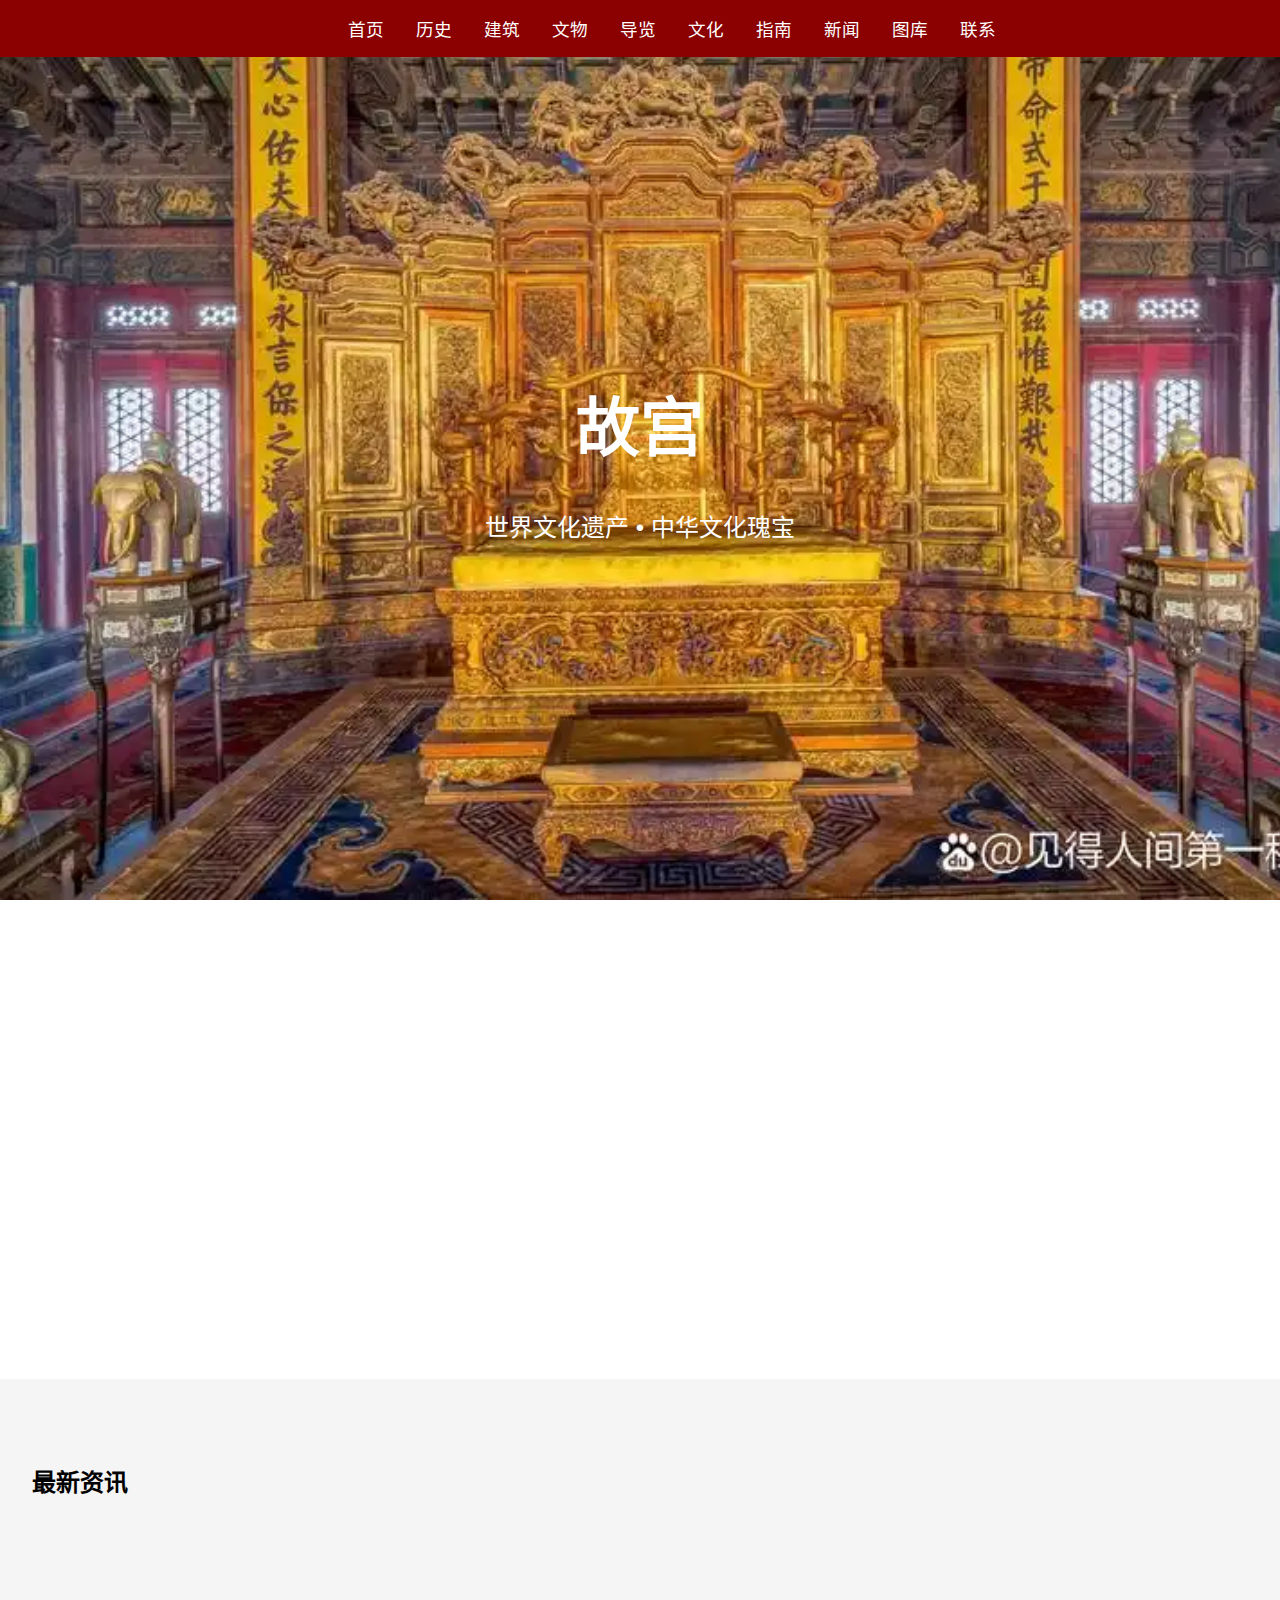
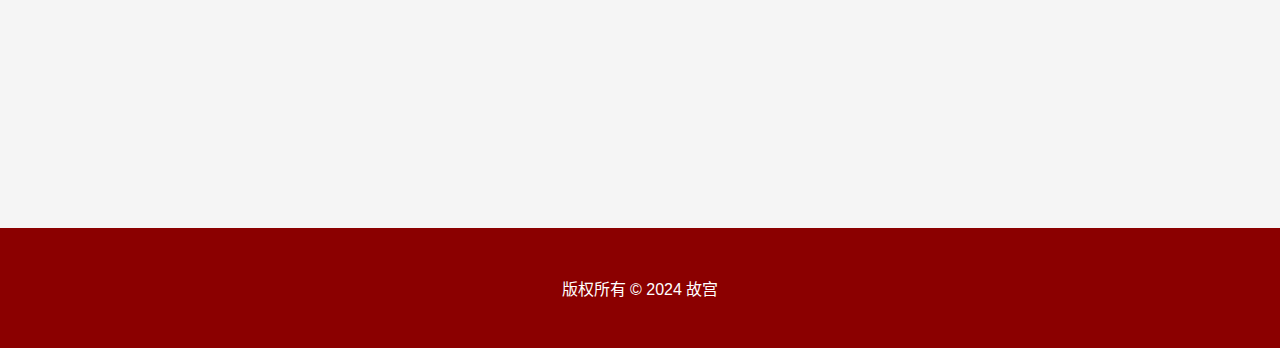
<file: index.html>
<!DOCTYPE html>
<html lang="zh-CN">
<head>
    <meta charset="UTF-8">
    <meta name="viewport" content="width=device-width, initial-scale=1.0">
    <title>故宫 - 首页</title>
    <link rel="stylesheet" href="css/common.css">
    <link rel="stylesheet" href="css/index.css">
</head>
<body>
    <nav class="navbar">
        <ul>
            <li><a href="index.html">首页</a></li>
            <li><a href="history.html">历史</a></li>
            <li><a href="architecture.html">建筑</a></li>
            <li><a href="artifacts.html">文物</a></li>
            <li><a href="tour.html">导览</a></li>
            <li><a href="culture.html">文化</a></li>
            <li><a href="guide.html">指南</a></li>
            <li><a href="news.html">新闻</a></li>
            <li><a href="gallery.html">图库</a></li>
            <li><a href="contact.html">联系</a></li>
        </ul>
    </nav>

    <header class="hero" style="background-image: url(./images/内廷.webp);">
        <h1>故宫</h1>
        <p>世界文化遗产 • 中华文化瑰宝</p>
    </header>

    <main>
        <section class="features">
            <div class="feature-card">
                <img src="images/建筑特色.jpg" alt="建筑特色">
                <h2>建筑特色</h2>
                <p>独特的中式宫廷建筑风格，恢宏壮观的紫禁城</p>
            </div>
            <div class="feature-card">
                <img src="images/文化传承.jpg" alt="文化传承">
                <h2>文化传承</h2>
                <p>六百年皇家宫廷文化的见证</p>
            </div>
            <div class="feature-card">
                <img src="images/艺术珍品.jpg" alt="艺术珍品">
                <h2>艺术珍品</h2>
                <p>精美的宫廷艺术与皇家收藏</p>
            </div>
        </section>

        <section class="news-section">
            <h2>最新资讯</h2>
            <div class="news-list">
                <div class="news-item">
                    <h3>故宫2024年参观须知</h3>
                    <p>更新时间：2024-01-01</p>
                </div>
                <div class="news-item">
                    <h3>故宫年度文物修缮工作圆满完成</h3>
                    <p>更新时间：2023-12-25</p>
                </div>
            </div>
        </section>
    </main>

    <footer class="footer">
        <p>版权所有 © 2024 故宫</p>
    </footer>

    <script src="js/common.js"></script>
    <script src="js/index.js"></script>
</body>
</html>
</file>
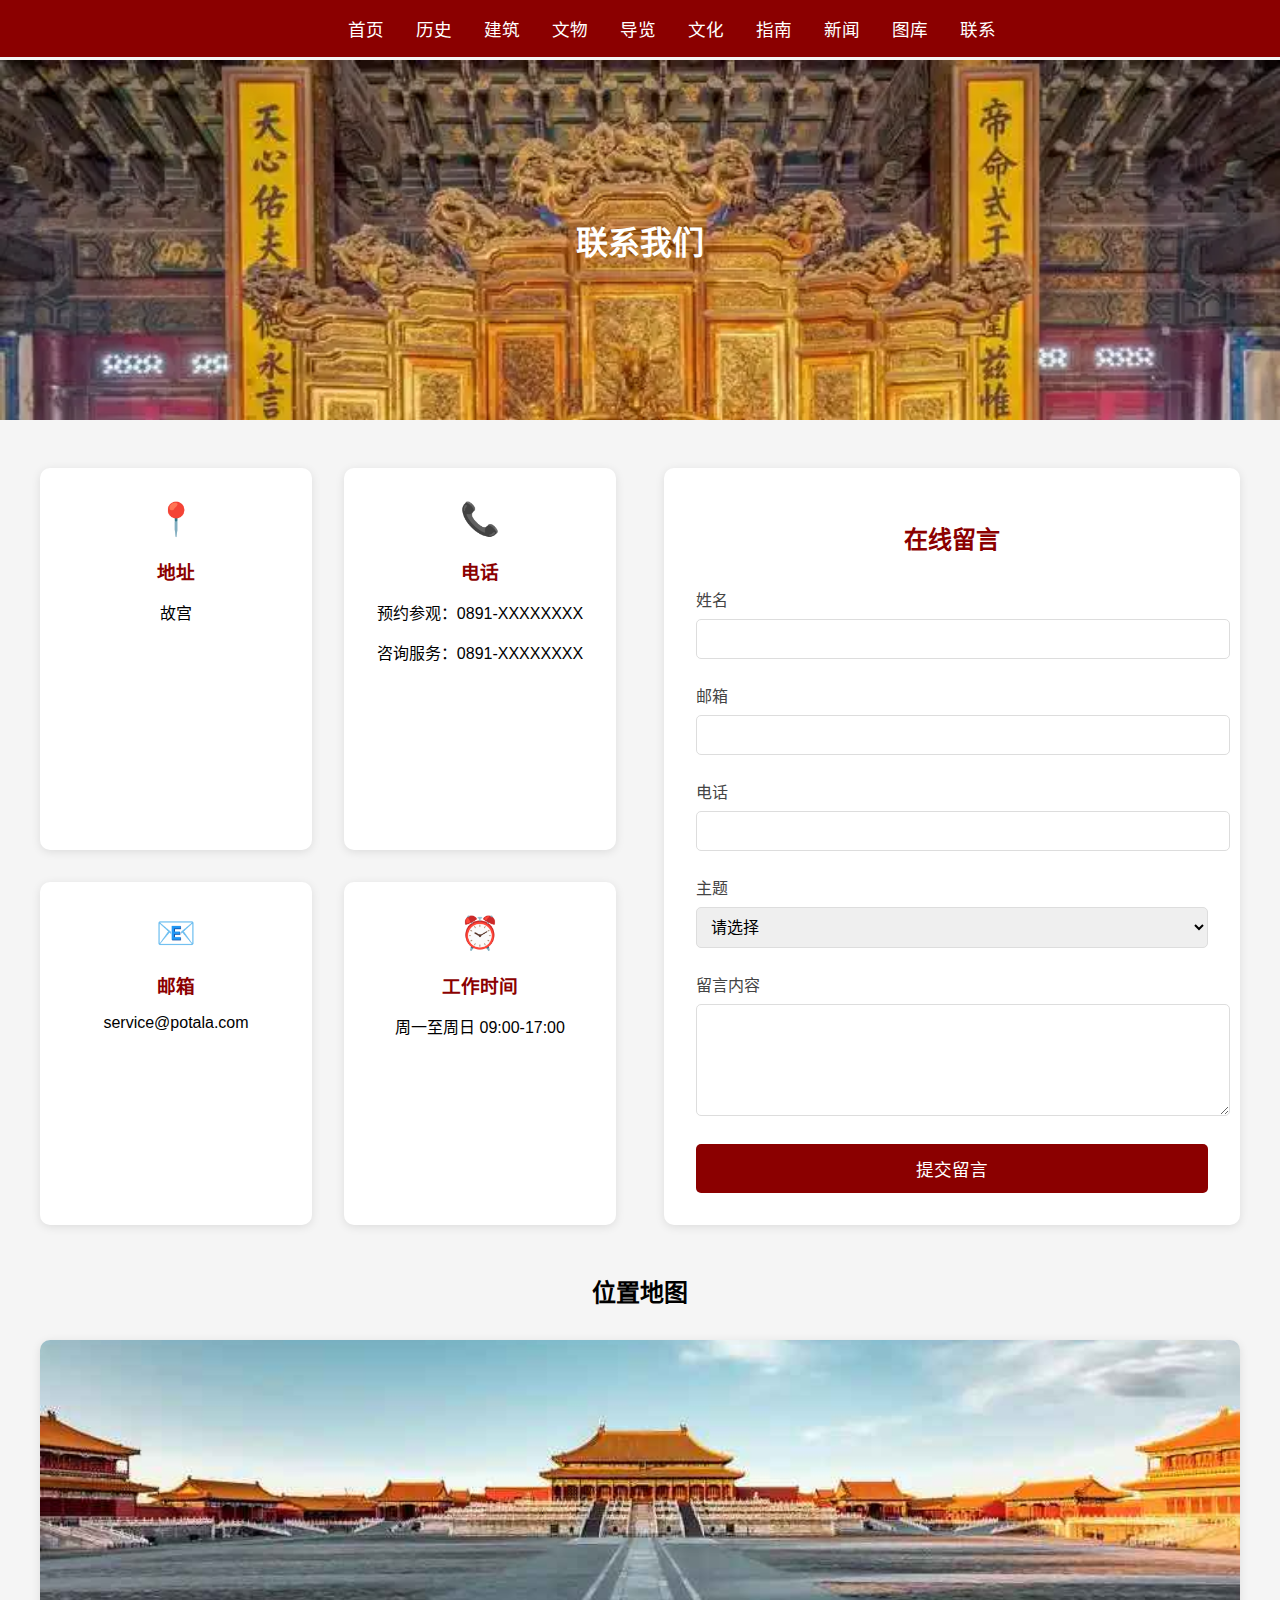
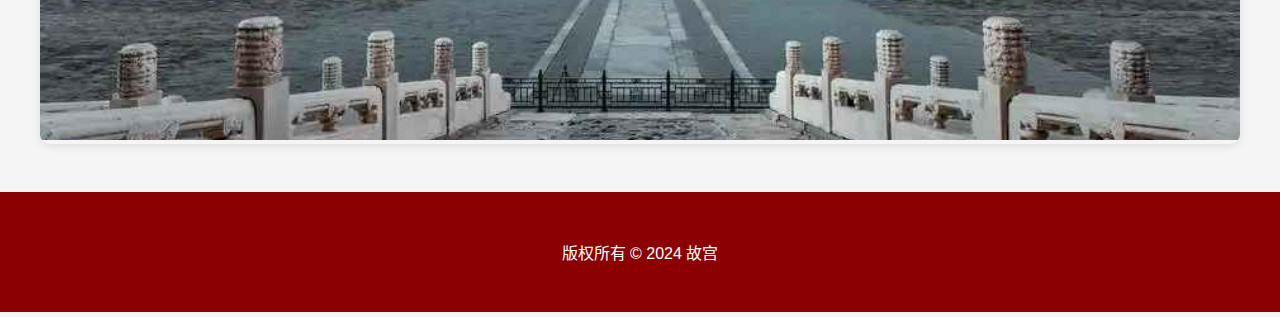
<file: contact.html>
<!DOCTYPE html>
<html lang="zh-CN">
<head>
    <meta charset="UTF-8">
    <meta name="viewport" content="width=device-width, initial-scale=1.0">
    <title>布达拉宫 - 联系我们</title>
    <link rel="stylesheet" href="css/common.css">
    <link rel="stylesheet" href="css/contact.css">
</head>
<body>
    <nav class="navbar">
        <ul>
            <li><a href="index.html">首页</a></li>
            <li><a href="history.html">历史</a></li>
            <li><a href="architecture.html">建筑</a></li>
            <li><a href="artifacts.html">文物</a></li>
            <li><a href="tour.html">导览</a></li>
            <li><a href="culture.html">文化</a></li>
            <li><a href="guide.html">指南</a></li>
            <li><a href="news.html">新闻</a></li>
            <li><a href="gallery.html">图库</a></li>
            <li><a href="contact.html">联系</a></li>
        </ul>
    </nav>

    <header class="contact-header"  style="background-image: url(./images/内廷.webp);">
        <h1>联系我们</h1>
    </header>

    <main>
        <div class="contact-container">
            <div class="contact-info">
                <div class="info-card">
                    <div class="icon">📍</div>
                    <h3>地址</h3>
                    <p>故宫</p>
                </div>
                <div class="info-card">
                    <div class="icon">📞</div>
                    <h3>电话</h3>
                    <p>预约参观：0891-XXXXXXXX</p>
                    <p>咨询服务：0891-XXXXXXXX</p>
                </div>
                <div class="info-card">
                    <div class="icon">📧</div>
                    <h3>邮箱</h3>
                    <p>service@potala.com</p>
                </div>
                <div class="info-card">
                    <div class="icon">⏰</div>
                    <h3>工作时间</h3>
                    <p>周一至周日 09:00-17:00</p>
                </div>
            </div>

            <div class="contact-form-container">
                <h2>在线留言</h2>
                <form id="contactForm" class="contact-form">
                    <div class="form-group">
                        <label for="name">姓名</label>
                        <input type="text" id="name" name="name" required>
                    </div>
                    <div class="form-group">
                        <label for="email">邮箱</label>
                        <input type="email" id="email" name="email" required>
                    </div>
                    <div class="form-group">
                        <label for="phone">电话</label>
                        <input type="tel" id="phone" name="phone">
                    </div>
                    <div class="form-group">
                        <label for="subject">主题</label>
                        <select id="subject" name="subject" required>
                            <option value="">请选择</option>
                            <option value="visit">参观咨询</option>
                            <option value="cooperation">合作洽谈</option>
                            <option value="suggestion">建议反馈</option>
                            <option value="other">其他</option>
                        </select>
                    </div>
                    <div class="form-group">
                        <label for="message">留言内容</label>
                        <textarea id="message" name="message" rows="5" required></textarea>
                    </div>
                    <button type="submit" class="submit-btn">提交留言</button>
                </form>
            </div>
        </div>

        <div class="map-container">
            <h2>位置地图</h2>
            <div class="map">
                <img src="./images/布达拉宫全景.jpg" alt="故宫地图">
            </div>
        </div>
    </main>

    <div class="message-modal">
        <div class="modal-content">
            <span class="close-btn">&times;</span>
            <div class="modal-body">
                <div class="success-icon">✓</div>
                <h3>留言提交成功</h3>
                <p>感谢您的留言，我们会尽快回复！</p>
            </div>
        </div>
    </div>

    <footer class="footer">
        <p>版权所有 © 2024 故宫</p>
    </footer>

    <script src="js/common.js"></script>
    <script src="js/contact.js"></script>
</body>
</html>
</file>
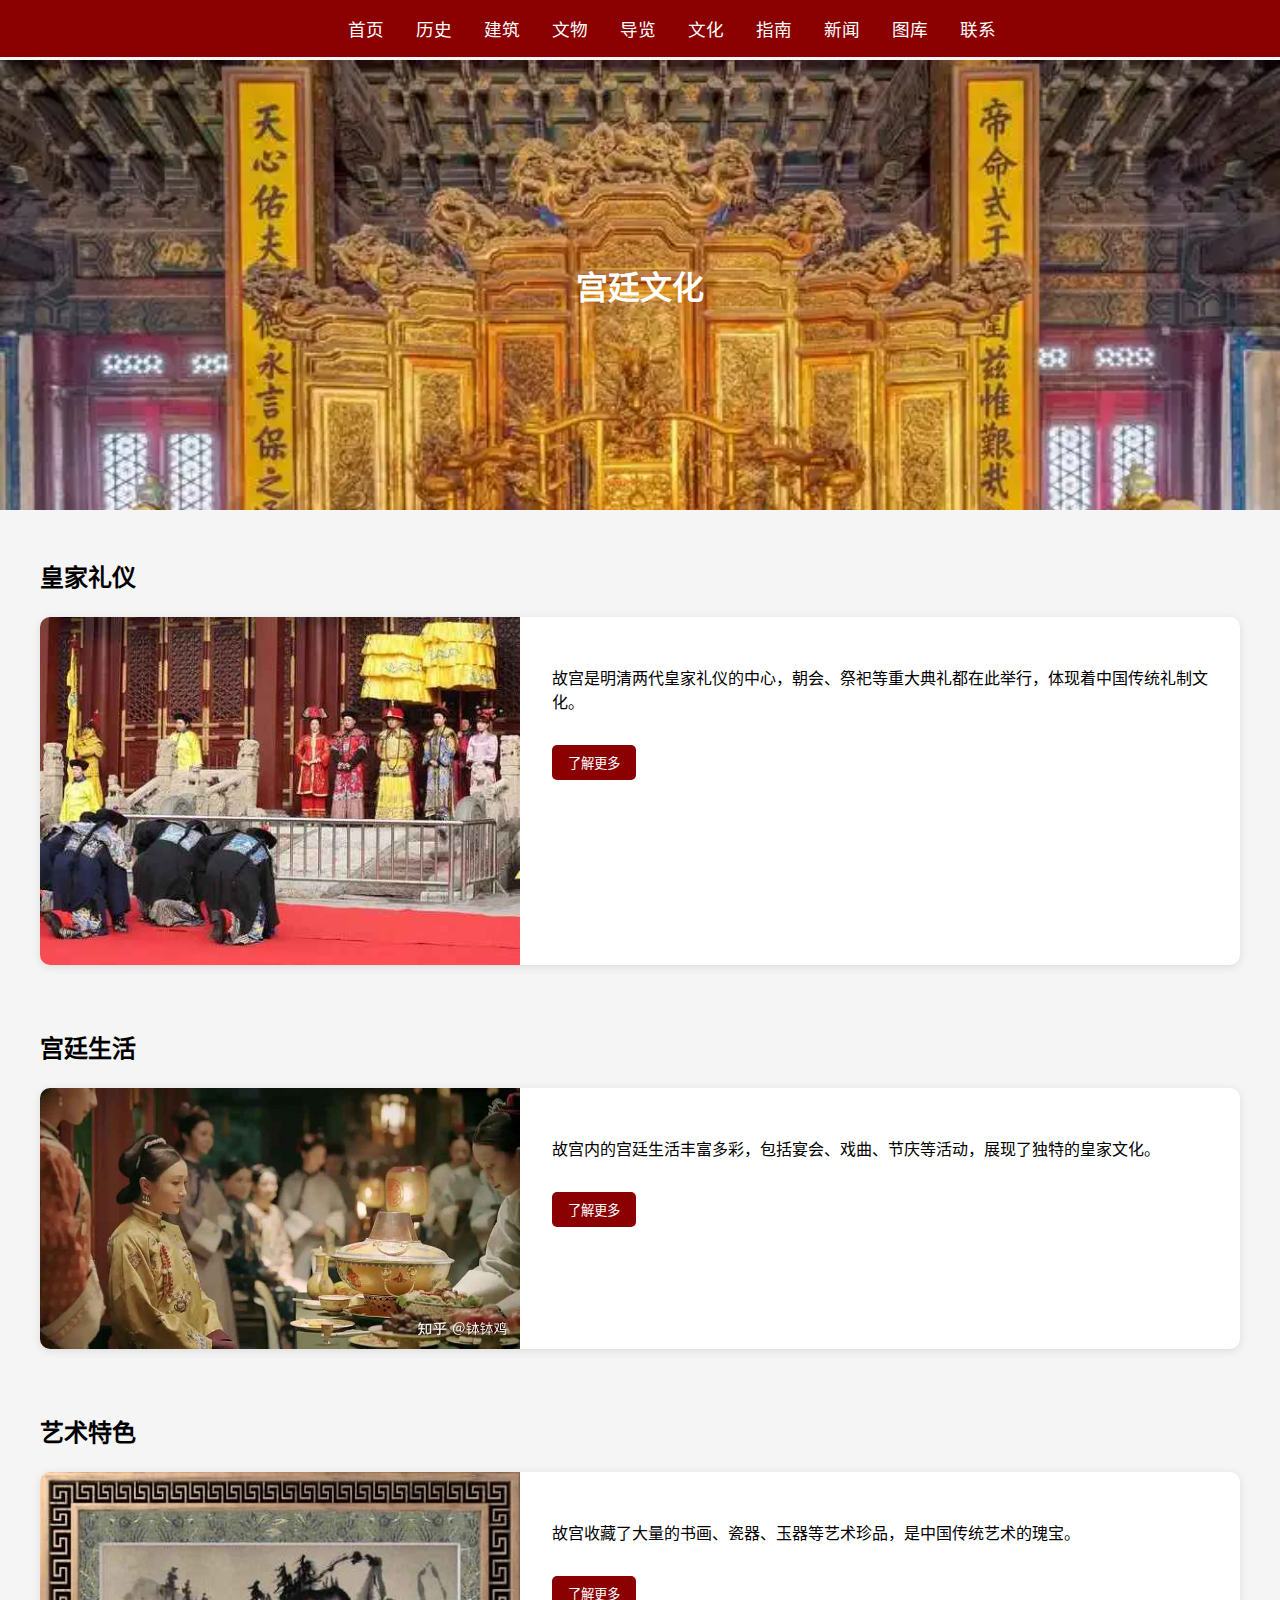
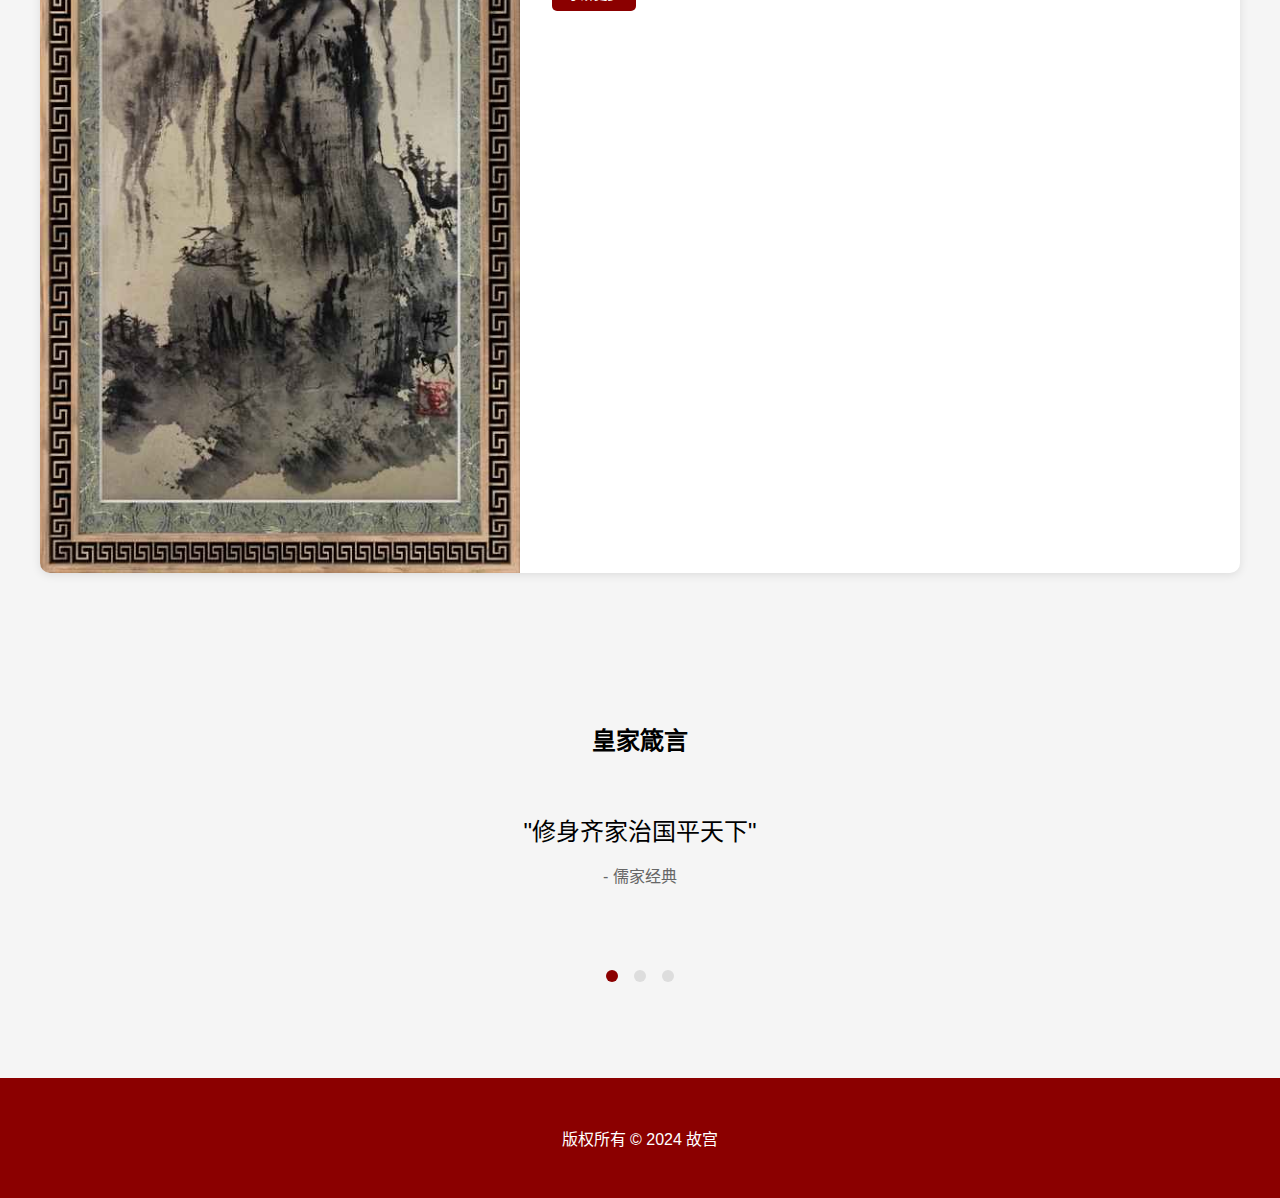
<file: culture.html>
<!DOCTYPE html>
<html lang="zh-CN">
<head>
    <meta charset="UTF-8">
    <meta name="viewport" content="width=device-width, initial-scale=1.0">
    <title>故宫 - 宫廷文化</title>
    <link rel="stylesheet" href="css/common.css">
    <link rel="stylesheet" href="css/culture.css">
</head>
<body>
    <nav class="navbar">
        <ul>
            <li><a href="index.html">首页</a></li>
            <li><a href="history.html">历史</a></li>
            <li><a href="architecture.html">建筑</a></li>
            <li><a href="artifacts.html">文物</a></li>
            <li><a href="tour.html">导览</a></li>
            <li><a href="culture.html">文化</a></li>
            <li><a href="guide.html">指南</a></li>
            <li><a href="news.html">新闻</a></li>
            <li><a href="gallery.html">图库</a></li>
            <li><a href="contact.html">联系</a></li>
        </ul>
    </nav>

    <header class="culture-header"  style="background-image: url(./images/内廷.webp);">
        <h1>宫廷文化</h1>
    </header>

    <main>
        <div class="culture-grid">
            <section class="culture-section">
                <h2>皇家礼仪</h2>
                <div class="content-card">
                    <img src="images/皇家礼仪.jpg" alt="皇家礼仪">
                    <div class="text-content">
                        <p>故宫是明清两代皇家礼仪的中心，朝会、祭祀等重大典礼都在此举行，体现着中国传统礼制文化。</p>
                        <button class="read-more">了解更多</button>
                    </div>
                </div>
            </section>

            <section class="culture-section">
                <h2>宫廷生活</h2>
                <div class="content-card">
                    <img src="images/宫廷生活.jpg" alt="宫廷生活">
                    <div class="text-content">
                        <p>故宫内的宫廷生活丰富多彩，包括宴会、戏曲、节庆等活动，展现了独特的皇家文化。</p>
                        <button class="read-more">了解更多</button>
                    </div>
                </div>
            </section>

            <section class="culture-section">
                <h2>艺术特色</h2>
                <div class="content-card">
                    <img src="images/艺术特色.jpg" alt="艺术特色">
                    <div class="text-content">
                        <p>故宫收藏了大量的书画、瓷器、玉器等艺术珍品，是中国传统艺术的瑰宝。</p>
                        <button class="read-more">了解更多</button>
                    </div>
                </div>
            </section>
        </div>

        <section class="culture-quotes">
            <h2>皇家箴言</h2>
            <div class="quote-container">
                <div class="quote-card active">
                    <p>"修身齐家治国平天下"</p>
                    <span>- 儒家经典</span>
                </div>
                <div class="quote-card">
                    <p>"以民为本，以德治国"</p>
                    <span>- 康熙帝</span>
                </div>
                <div class="quote-card">
                    <p>"天下为公，取法于天"</p>
                    <span>- 古训</span>
                </div>
            </div>
            <div class="quote-nav">
                <button class="quote-btn active"></button>
                <button class="quote-btn"></button>
                <button class="quote-btn"></button>
            </div>
        </section>
    </main>

    <div class="culture-modal">
        <div class="modal-content">
            <span class="close-btn">&times;</span>
            <h2></h2>
            <div class="modal-body"></div>
        </div>
    </div>

    <footer class="footer">
        <p>版权所有 © 2024 故宫</p>
    </footer>

    <script src="js/common.js"></script>
    <script src="js/culture.js"></script>
</body>
</html>
</file>
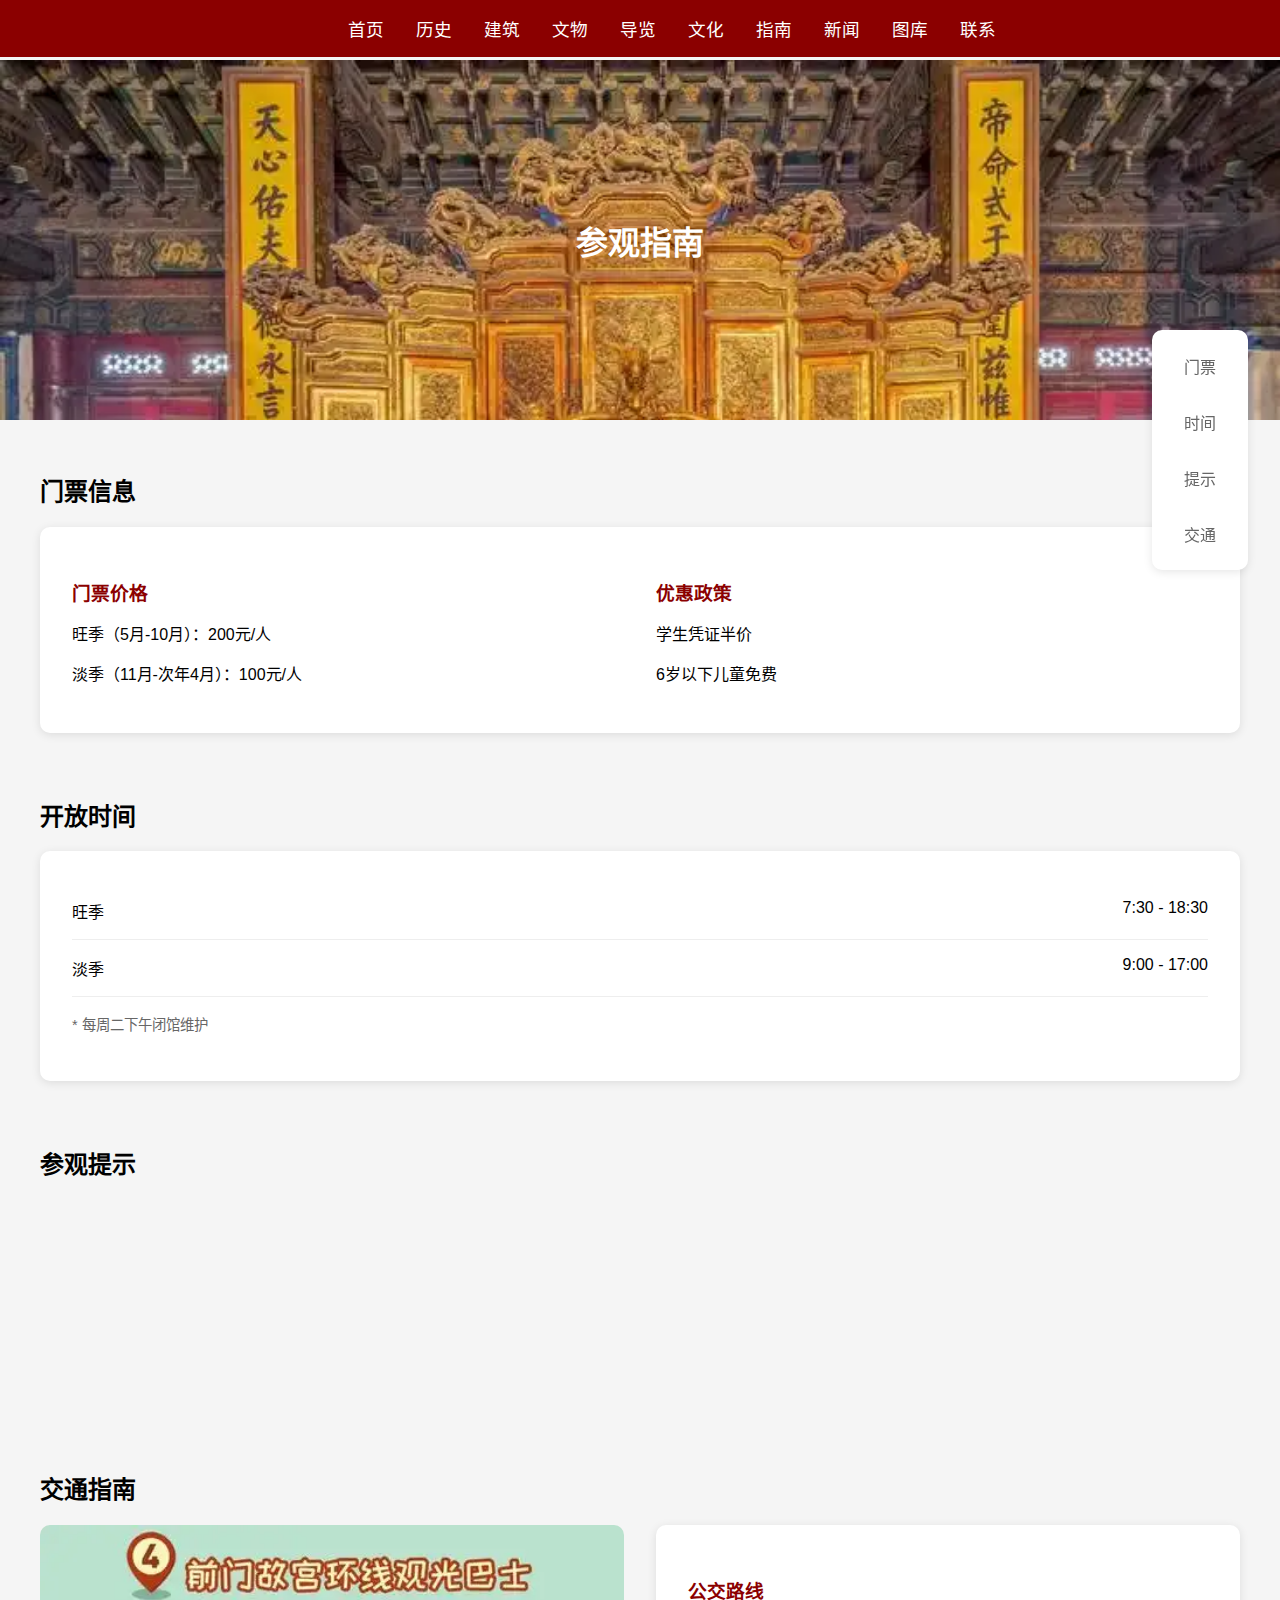
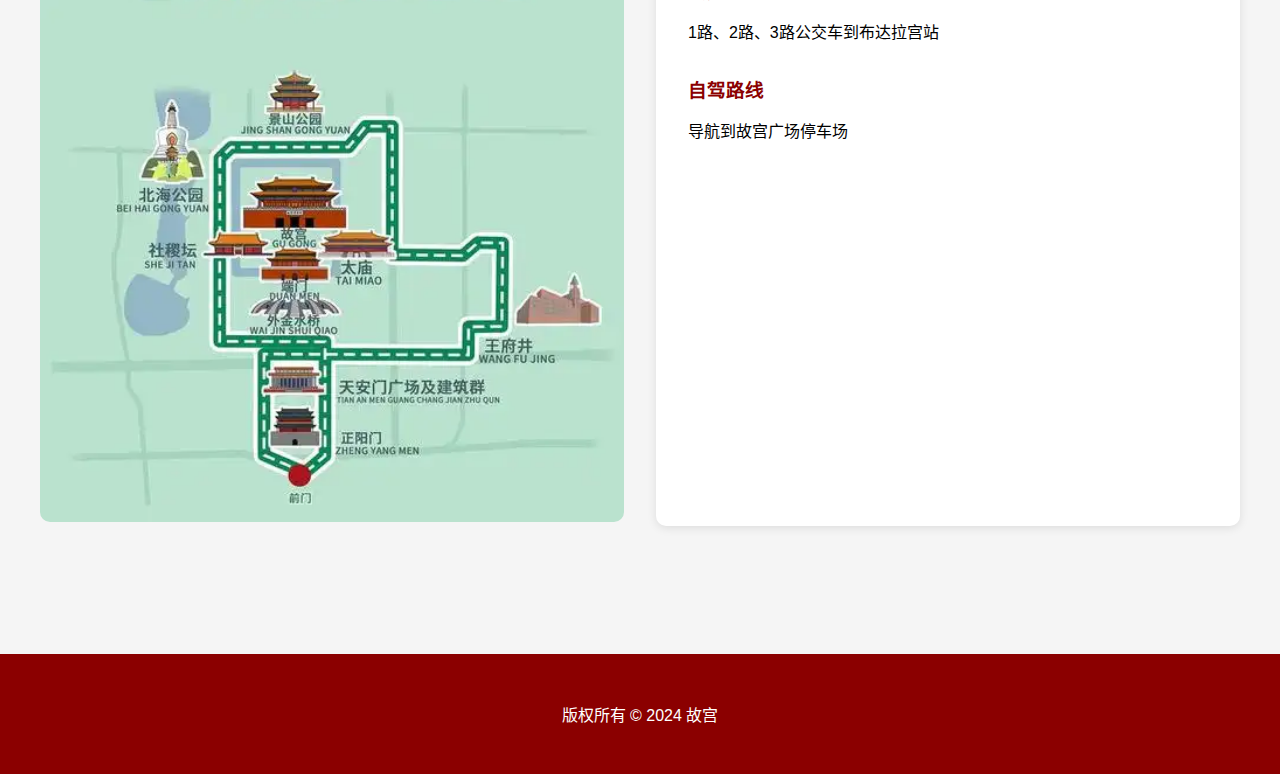
<file: guide.html>
<!DOCTYPE html>
<html lang="zh-CN">
<head>
    <meta charset="UTF-8">
    <meta name="viewport" content="width=device-width, initial-scale=1.0">
    <title>布达拉宫 - 参观指南</title>
    <link rel="stylesheet" href="css/common.css">
    <link rel="stylesheet" href="css/guide.css">
</head>
<body>
    <nav class="navbar">
        <ul>
            <li><a href="index.html">首页</a></li>
            <li><a href="history.html">历史</a></li>
            <li><a href="architecture.html">建筑</a></li>
            <li><a href="artifacts.html">文物</a></li>
            <li><a href="tour.html">导览</a></li>
            <li><a href="culture.html">文化</a></li>
            <li><a href="guide.html">指南</a></li>
            <li><a href="news.html">新闻</a></li>
            <li><a href="gallery.html">图库</a></li>
            <li><a href="contact.html">联系</a></li>
        </ul>
    </nav>

    <header class="guide-header"  style="background-image: url(./images/内廷.webp);">
        <h1>参观指南</h1>
    </header>

    <main>
        <div class="guide-container">
            <section class="guide-section" id="tickets">
                <h2>门票信息</h2>
                <div class="info-card">
                    <div class="info-item">
                        <h3>门票价格</h3>
                        <p>旺季（5月-10月）：200元/人</p>
                        <p>淡季（11月-次年4月）：100元/人</p>
                    </div>
                    <div class="info-item">
                        <h3>优惠政策</h3>
                        <p>学生凭证半价</p>
                        <p>6岁以下儿童免费</p>
                    </div>
                </div>
            </section>

            <section class="guide-section" id="time">
                <h2>开放时间</h2>
                <div class="time-table">
                    <div class="time-row">
                        <span>旺季</span>
                        <span>7:30 - 18:30</span>
                    </div>
                    <div class="time-row">
                        <span>淡季</span>
                        <span>9:00 - 17:00</span>
                    </div>
                    <p class="note">* 每周二下午闭馆维护</p>
                </div>
            </section>

            <section class="guide-section" id="tips">
                <h2>参观提示</h2>
                <div class="tips-grid">
                    <div class="tip-card">
                        <div class="tip-icon">🎫</div>
                        <h3>预约须知</h3>
                        <p>需提前一天在官网预约</p>
                    </div>
                    <div class="tip-card">
                        <div class="tip-icon">⏰</div>
                        <h3>建议游览</h3>
                        <p>建议游览时间2-3小时</p>
                    </div>
                    <div class="tip-card">
                        <div class="tip-icon">📸</div>
                        <h3>拍照规则</h3>
                        <p>室内禁止拍照</p>
                    </div>
                    <div class="tip-card">
                        <div class="tip-icon">👞</div>
                        <h3>着装建议</h3>
                        <p>请着装得体</p>
                    </div>
                </div>
            </section>

            <section class="guide-section" id="transportation">
                <h2>交通指南</h2>
                <div class="transport-info">
                    <div class="transport-map">
                        <img src="./images/交通地图.webp" alt="交通地图">
                    </div>
                    <div class="transport-details">
                        <div class="transport-item">
                            <h3>公交路线</h3>
                            <p>1路、2路、3路公交车到布达拉宫站</p>
                        </div>
                        <div class="transport-item">
                            <h3>自驾路线</h3>
                            <p>导航到故宫广场停车场</p>
                        </div>
                    </div>
                </div>
            </section>
        </div>

        <div class="quick-nav">
            <a href="#tickets" class="nav-item">门票</a>
            <a href="#time" class="nav-item">时间</a>
            <a href="#tips" class="nav-item">提示</a>
            <a href="#transportation" class="nav-item">交通</a>
        </div>
    </main>

    <footer class="footer">
        <p>版权所有 © 2024 故宫</p>
    </footer>

    <script src="js/common.js"></script>
    <script src="js/guide.js"></script>
</body>
</html>
</file>
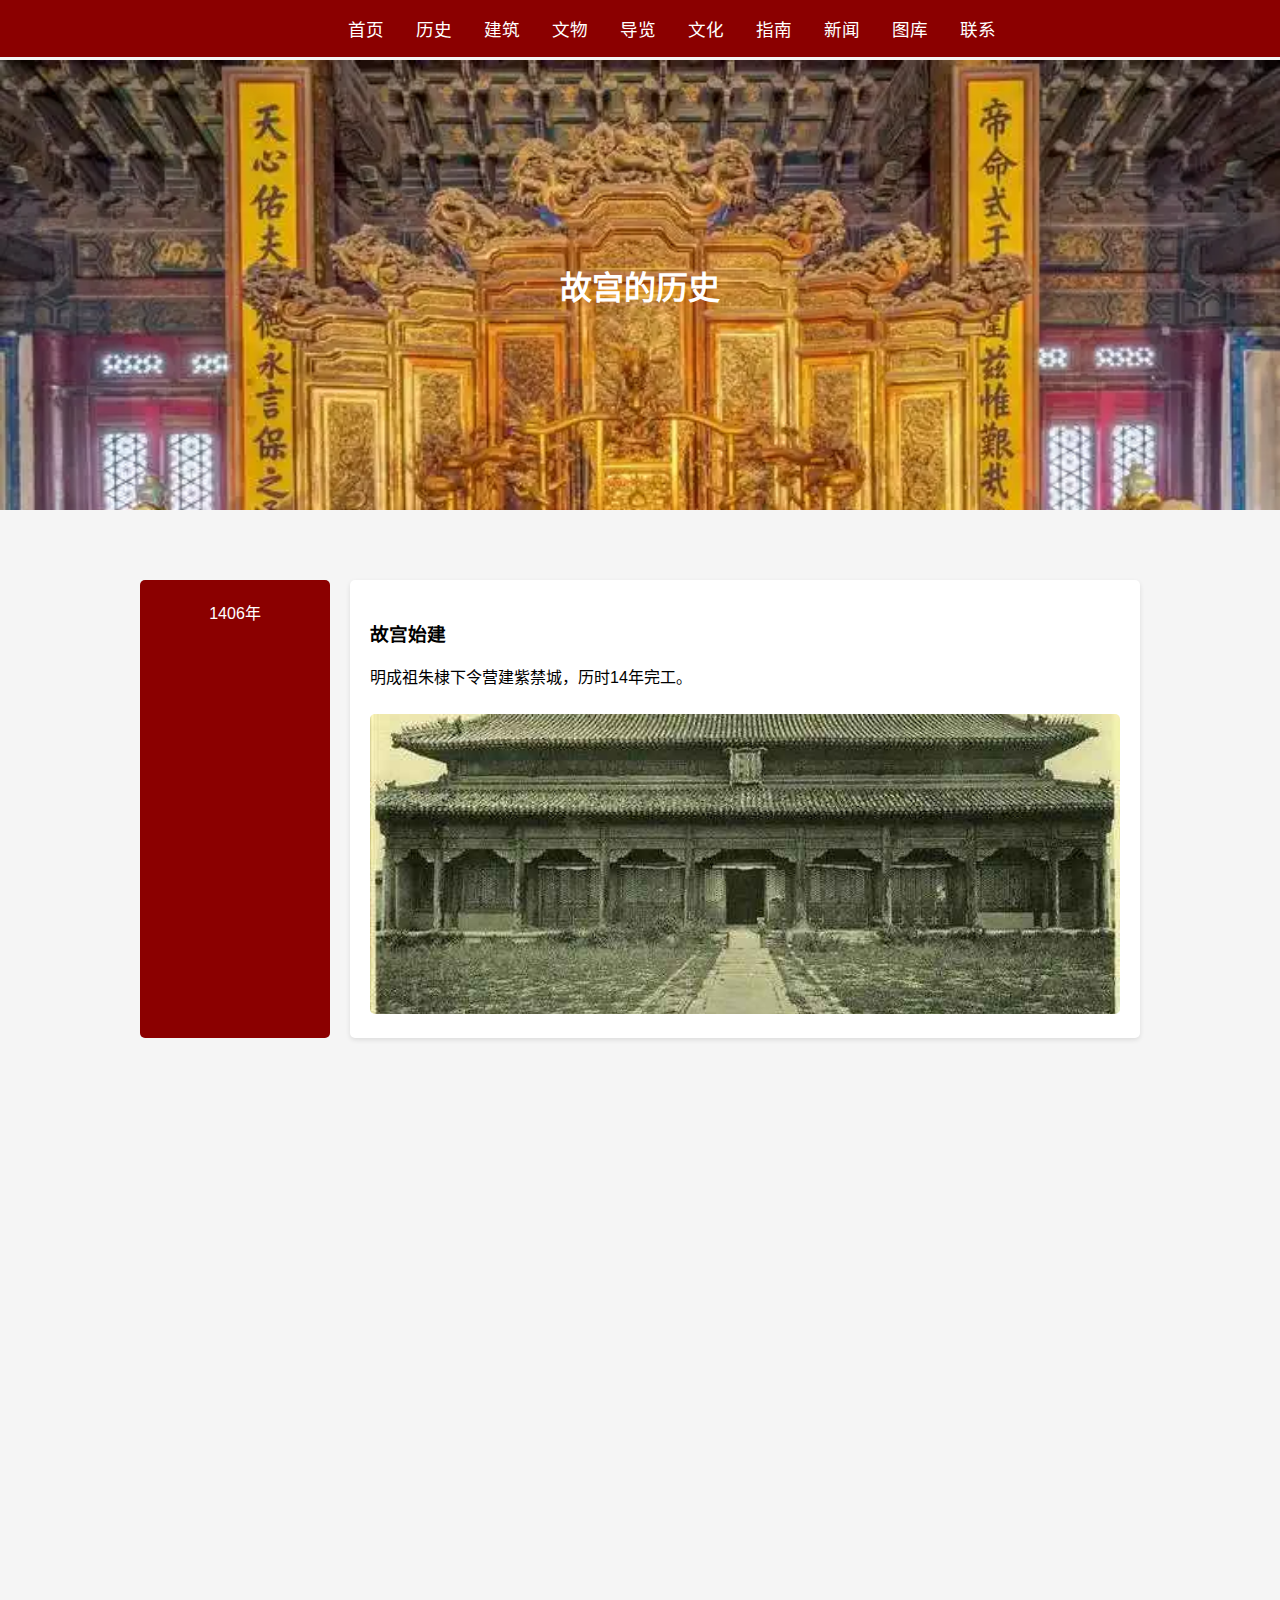
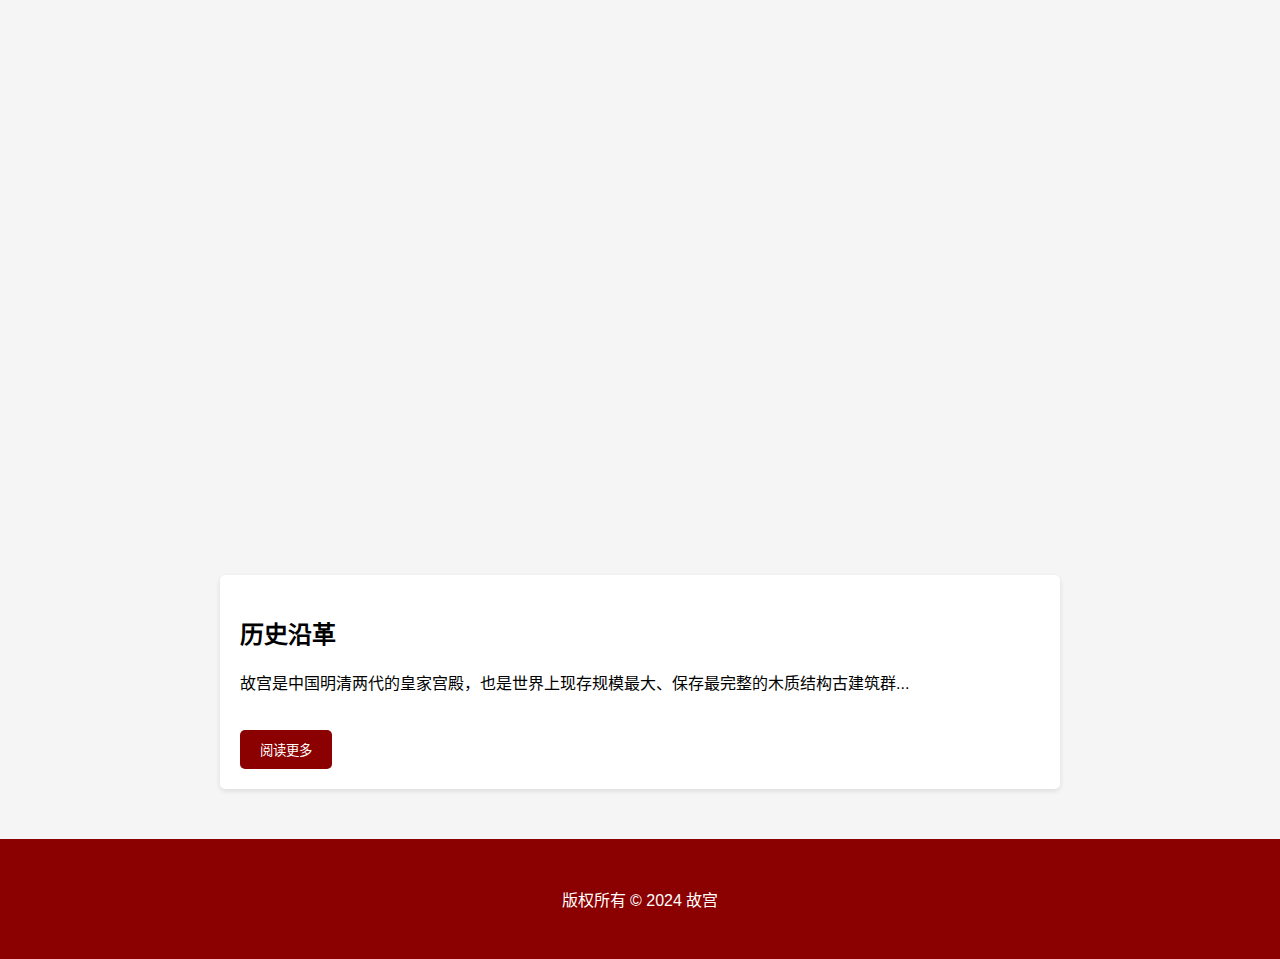
<file: history.html>
<!DOCTYPE html>
<html lang="zh-CN">
<head>
    <meta charset="UTF-8">
    <meta name="viewport" content="width=device-width, initial-scale=1.0">
    <title>故宫 - 历史</title>
    <link rel="stylesheet" href="css/common.css">
    <link rel="stylesheet" href="css/history.css">
</head>
<body>
    <nav class="navbar">
        <ul>
            <li><a href="index.html">首页</a></li>
            <li><a href="history.html">历史</a></li>
            <li><a href="architecture.html">建筑</a></li>
            <li><a href="artifacts.html">文物</a></li>
            <li><a href="tour.html">导览</a></li>
            <li><a href="culture.html">文化</a></li>
            <li><a href="guide.html">指南</a></li>
            <li><a href="news.html">新闻</a></li>
            <li><a href="gallery.html">图库</a></li>
            <li><a href="contact.html">联系</a></li>
        </ul>
    </nav>

    <header class="page-header"  style="background-image: url(./images/内廷.webp);">
        <h1>故宫的历史</h1>
    </header>

    <main>
        <div class="timeline">
            <div class="timeline-item">
                <div class="timeline-date">1406年</div>
                <div class="timeline-content">
                    <h3>故宫始建</h3>
                    <p>明成祖朱棣下令营建紫禁城，历时14年完工。</p>
                    <img src="images/故宫早期.jpg" alt="故宫早期">
                </div>
            </div>

            <div class="timeline-item">
                <div class="timeline-date">1420年</div>
                <div class="timeline-content">
                    <h3>正式建成</h3>
                    <p>故宫正式建成，成为明清两代24位皇帝的皇宫。</p>
                    <img src="images/故宫建成.jpg" alt="故宫建成">
                </div>
            </div>

            <div class="timeline-item">
                <div class="timeline-date">1987年</div>
                <div class="timeline-content">
                    <h3>世界文化遗产</h3>
                    <p>被联合国教科文组织列入世界文化遗产名录。</p>
                    <img src="images/世界文化遗产.jpg" alt="世界文化遗产">
                </div>
            </div>
        </div>

        <section class="history-detail">
            <h2>历史沿革</h2>
            <div class="history-content">
                <p>故宫是中国明清两代的皇家宫殿，也是世界上现存规模最大、保存最完整的木质结构古建筑群...</p>
                <button class="read-more">阅读更多</button>
            </div>
        </section>
    </main>

    <footer class="footer">
        <p>版权所有 © 2024 故宫</p>
    </footer>

    <script src="js/common.js"></script>
    <script src="js/history.js"></script>
</body>
</html>
</file>
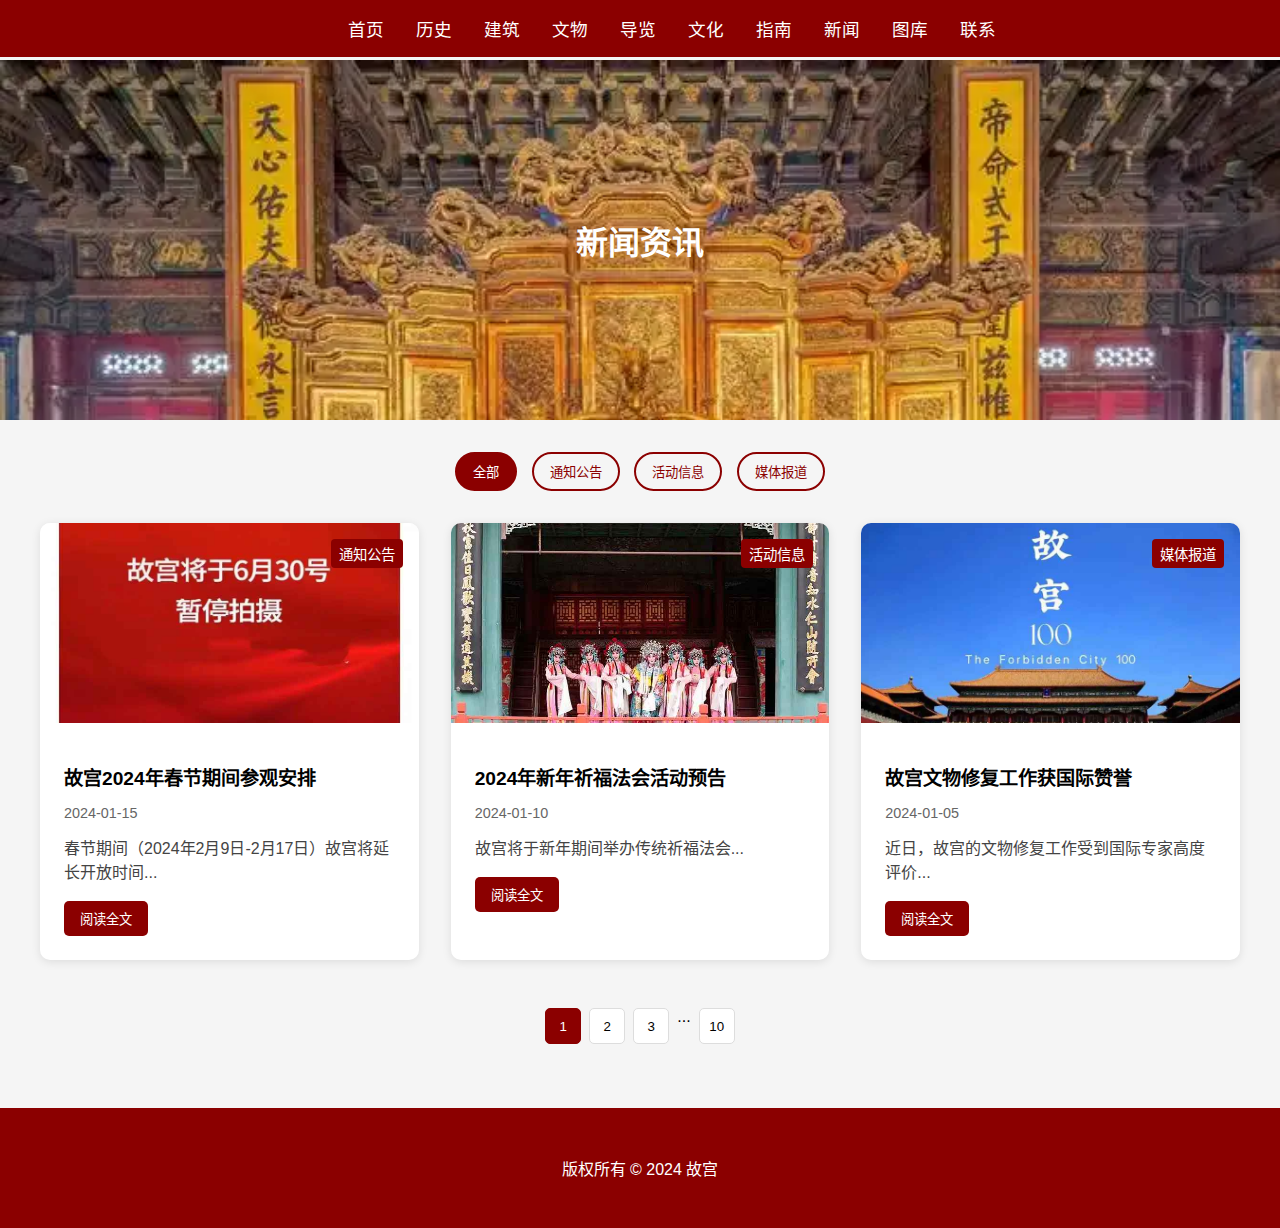
<file: news.html>
<!DOCTYPE html>
<html lang="zh-CN">
<head>
    <meta charset="UTF-8">
    <meta name="viewport" content="width=device-width, initial-scale=1.0">
    <title>布达拉宫 - 新闻资讯</title>
    <link rel="stylesheet" href="css/common.css">
    <link rel="stylesheet" href="css/news.css">
</head>
<body>
    <nav class="navbar">
        <ul>
            <li><a href="index.html">首页</a></li>
            <li><a href="history.html">历史</a></li>
            <li><a href="architecture.html">建筑</a></li>
            <li><a href="artifacts.html">文物</a></li>
            <li><a href="tour.html">导览</a></li>
            <li><a href="culture.html">文化</a></li>
            <li><a href="guide.html">指南</a></li>
            <li><a href="news.html">新闻</a></li>
            <li><a href="gallery.html">图库</a></li>
            <li><a href="contact.html">联系</a></li>
        </ul>
    </nav>

    <header class="news-header"  style="background-image: url(./images/内廷.webp);">
        <h1>新闻资讯</h1>
    </header>

    <main>
        <div class="news-container">
            <div class="news-filters">
                <button class="filter-btn active" data-category="all">全部</button>
                <button class="filter-btn" data-category="notice">通知公告</button>
                <button class="filter-btn" data-category="activity">活动信息</button>
                <button class="filter-btn" data-category="media">媒体报道</button>
            </div>

            <div class="news-grid">
                <article class="news-card" data-category="notice">
                    <div class="news-image">
                        <img src="images/参观通知.jpg" alt="参观通知">
                        <span class="news-tag">通知公告</span>
                    </div>
                    <div class="news-content">
                        <h2>故宫2024年春节期间参观安排</h2>
                        <p class="news-date">2024-01-15</p>
                        <p class="news-excerpt">春节期间（2024年2月9日-2月17日）故宫将延长开放时间...</p>
                        <button class="read-more">阅读全文</button>
                    </div>
                </article>

                <article class="news-card" data-category="activity">
                    <div class="news-image">
                        <img src="images/文化活动.jpg" alt="文化活动">
                        <span class="news-tag">活动信息</span>
                    </div>
                    <div class="news-content">
                        <h2>2024年新年祈福法会活动预告</h2>
                        <p class="news-date">2024-01-10</p>
                        <p class="news-excerpt">故宫将于新年期间举办传统祈福法会...</p>
                        <button class="read-more">阅读全文</button>
                    </div>
                </article>

                <article class="news-card" data-category="media">
                    <div class="news-image">
                        <img src="images/媒体报道.jpg" alt="媒体报道">
                        <span class="news-tag">媒体报道</span>
                    </div>
                    <div class="news-content">
                        <h2>故宫文物修复工作获国际赞誉</h2>
                        <p class="news-date">2024-01-05</p>
                        <p class="news-excerpt">近日，故宫的文物修复工作受到国际专家高度评价...</p>
                        <button class="read-more">阅读全文</button>
                    </div>
                </article>
            </div>

            <div class="pagination">
                <button class="page-btn active">1</button>
                <button class="page-btn">2</button>
                <button class="page-btn">3</button>
                <span>...</span>
                <button class="page-btn">10</button>
            </div>
        </div>
    </main>

    <div class="news-modal">
        <div class="modal-content">
            <span class="close-btn">&times;</span>
            <h2></h2>
            <div class="modal-info">
                <span class="modal-date"></span>
                <span class="modal-category"></span>
            </div>
            <div class="modal-body"></div>
        </div>
    </div>

    <footer class="footer">
        <p>版权所有 © 2024 故宫</p>
    </footer>

    <script src="js/common.js"></script>
    <script src="js/news.js"></script>
</body>
</html>
</file>
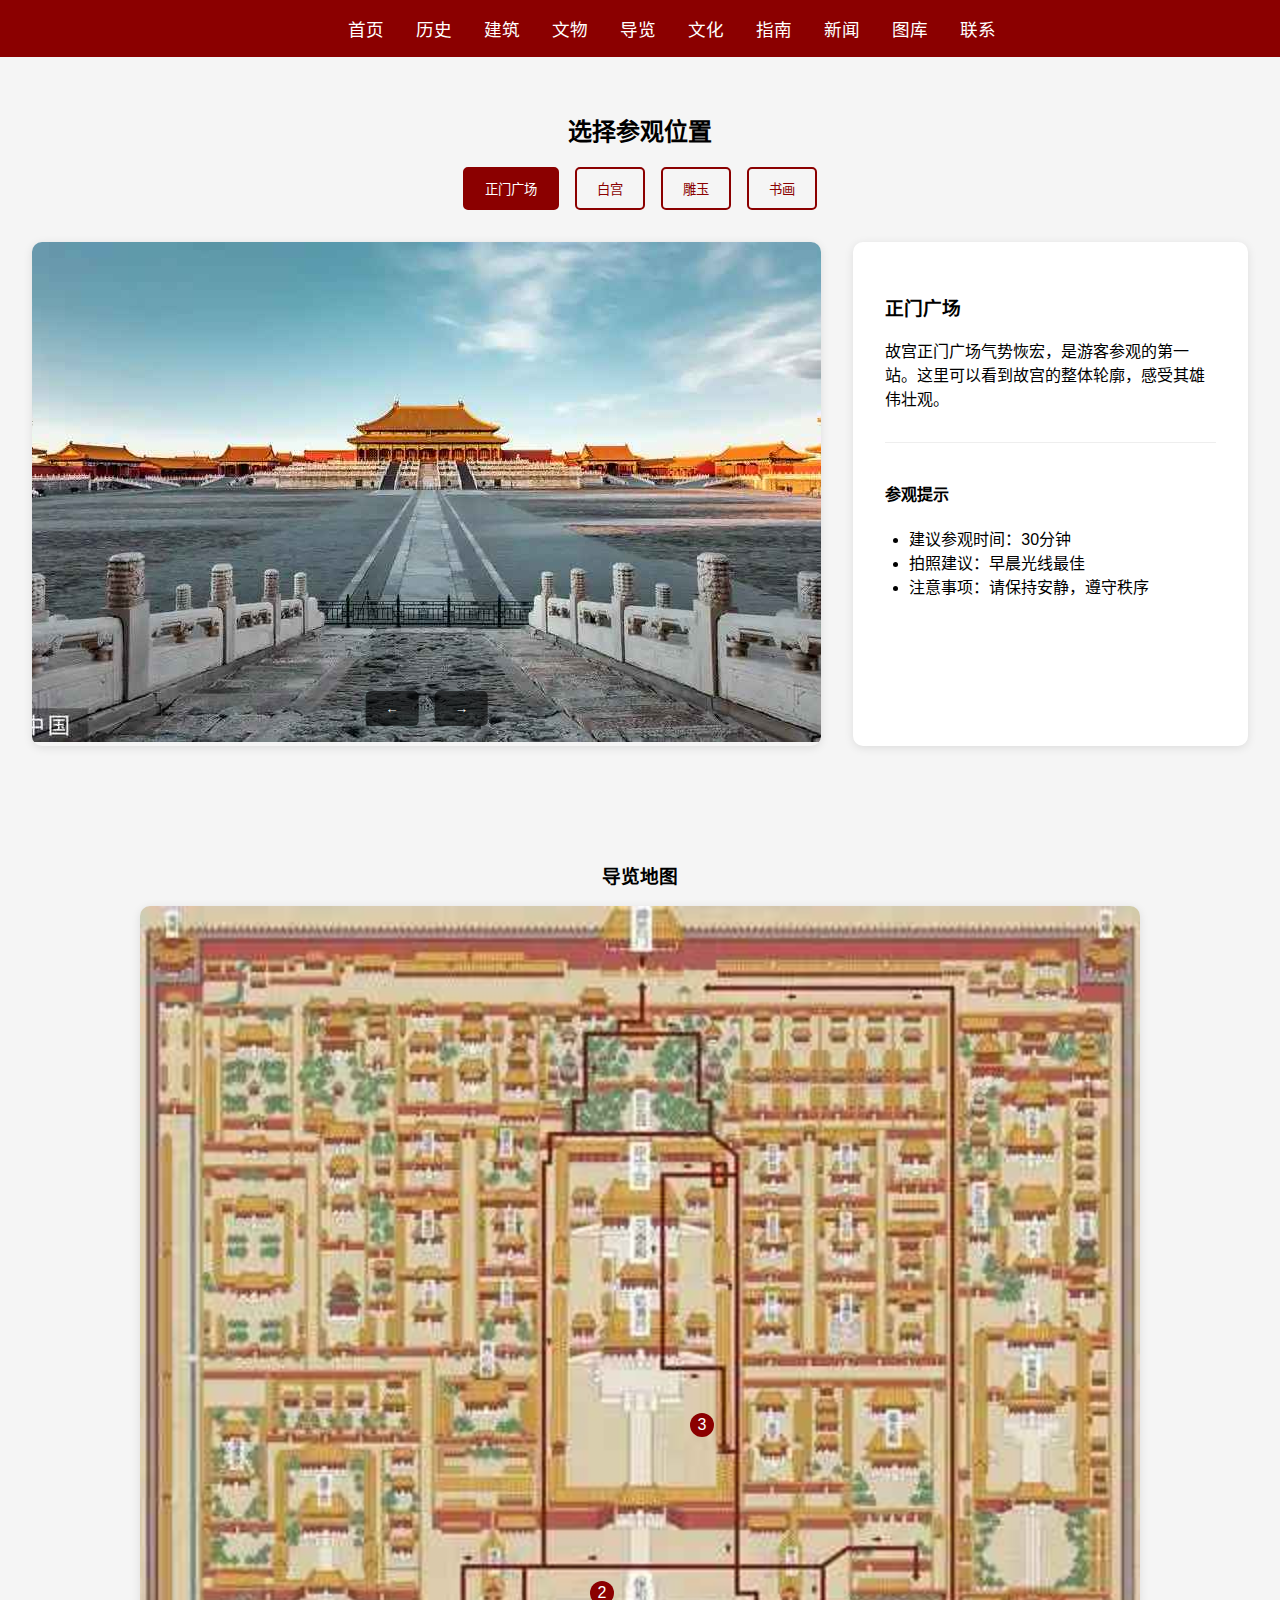
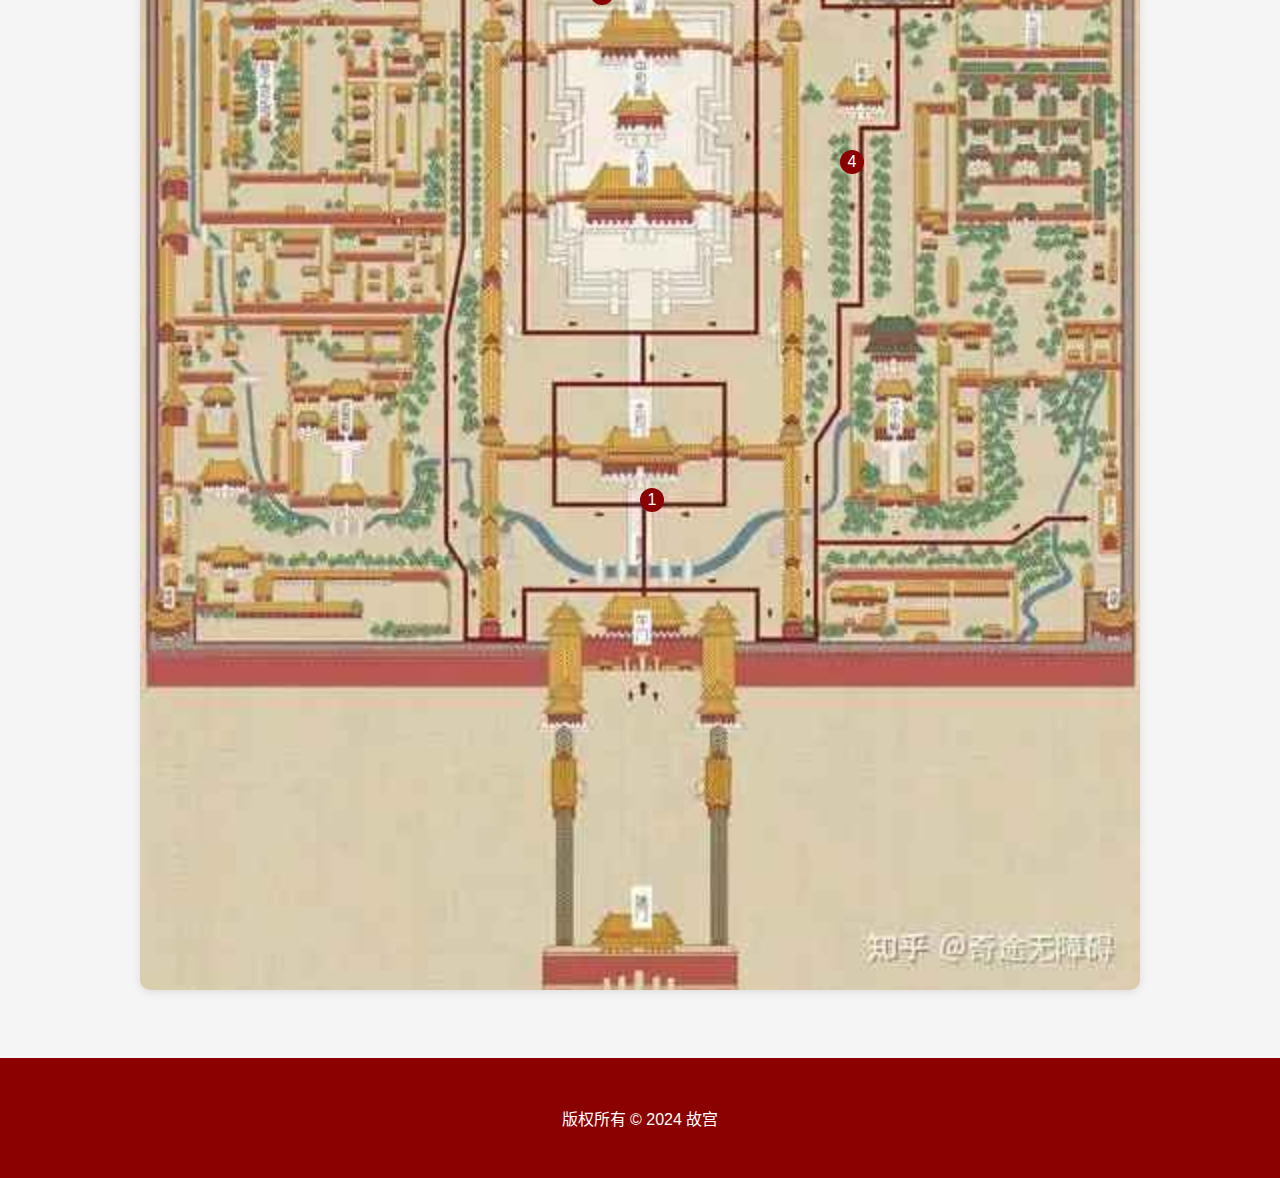
<file: tour.html>
<!DOCTYPE html>
<html lang="zh-CN">
<head>
    <meta charset="UTF-8">
    <meta name="viewport" content="width=device-width, initial-scale=1.0">
    <title>布达拉宫 - 虚拟导览</title>
    <link rel="stylesheet" href="css/common.css">
    <link rel="stylesheet" href="css/tour.css">
</head>
<body>
    <nav class="navbar">
        <ul>
            <li><a href="index.html">首页</a></li>
            <li><a href="history.html">历史</a></li>
            <li><a href="architecture.html">建筑</a></li>
            <li><a href="artifacts.html">文物</a></li>
            <li><a href="tour.html">导览</a></li>
            <li><a href="culture.html">文化</a></li>
            <li><a href="guide.html">指南</a></li>
            <li><a href="news.html">新闻</a></li>
            <li><a href="gallery.html">图库</a></li>
            <li><a href="contact.html">联系</a></li>
        </ul>
    </nav>

    <main>
        <div class="tour-container">
            <div class="location-selector">
                <h2>选择参观位置</h2>
                <div class="location-buttons">
                    <button class="location-btn active" data-location="entrance">正门广场</button>
                    <button class="location-btn" data-location="white-palace">白宫</button>
                    <button class="location-btn" data-location="red-palace">雕玉</button>
                    <button class="location-btn" data-location="garden">书画</button>
                </div>
            </div>

            <div class="view-container">
                <div class="panorama-view">
                    <img src="images/布达拉宫全景.jpg" alt="布达拉宫全景" id="tourImage">
                    <div class="navigation-controls">
                        <button class="nav-btn left">←</button>
                        <button class="nav-btn right">→</button>
                    </div>
                </div>
                <div class="location-info">
                    <h3>正门广场</h3>
                    <p class="description">故宫正门广场气势恢宏，是游客参观的第一站。这里可以看到故宫的整体轮廓，感受其雄伟壮观。</p>
                    <div class="tour-tips">
                        <h4>参观提示</h4>
                        <ul>
                            <li>建议参观时间：30分钟</li>
                            <li>拍照建议：早晨光线最佳</li>
                            <li>注意事项：请保持安静，遵守秩序</li>
                        </ul>
                    </div>
                </div>
            </div>
        </div>

        <div class="tour-map">
            <h3>导览地图</h3>
            <div class="map-container">
                <img src="images/平面图.jpg" alt="布达拉宫平面图">
                <div class="map-markers">
                    <span class="marker" data-location="entrance" style="top: 70%; left: 50%;">1</span>
                    <span class="marker" data-location="white-palace" style="top: 40%; left: 45%;">2</span>
                    <span class="marker" data-location="red-palace" style="top: 30%; left: 55%;">3</span>
                    <span class="marker" data-location="garden" style="top: 50%; left: 70%;">4</span>
                </div>
            </div>
        </div>
    </main>

    <footer class="footer">
        <p>版权所有 © 2024 故宫</p>
    </footer>

    <script src="js/common.js"></script>
    <script src="js/tour.js"></script>
</body>
</html>
</file>
<file: css/common.css>
/* 统一的样式设置 */
:root {
  --primary-color: #8B0000;  /* 暗红色 - 布达拉宫主色调 */
  --secondary-color: #FFD700;  /* 金色 - 藏族文化元素 */
  --background-color: #F5F5F5;
}

body {
  margin: 0;
  font-family: 'Arial', sans-serif;
  background-color: var(--background-color);
}

/* 统一导航栏样式 */
.navbar {
  background-color: var(--primary-color);
  padding: 1rem 2rem;
  position: fixed;
  width: 100%;
  top: 0;
  z-index: 1000;
}

.navbar ul {
  list-style: none;
  display: flex;
  justify-content: center;
  gap: 2rem;
  margin: 0;
  padding: 0;
}

.navbar a {
  color: white;
  text-decoration: none;
  font-size: 1.1rem;
  transition: color 0.3s;
}

.navbar a:hover {
  color: var(--secondary-color);
}

/* 统一页脚样式 */
.footer {
  background-color: var(--primary-color);
  color: white;
  padding: 2rem;
  text-align: center;
  margin-top: 2rem;
}
</file>
<file: css/index.css>
.hero {
    height: 100vh;
    background: linear-gradient(rgba(0,0,0,0.5), rgba(0,0,0,0.5)),
                url('../images/potala-main.jpg') no-repeat center center;
    background-size: cover;
    display: flex;
    flex-direction: column;
    justify-content: center;
    align-items: center;
    color: white;
    text-align: center;
}

.hero h1 {
    font-size: 4rem;
    margin-bottom: 1rem;
}

.hero p {
    font-size: 1.5rem;
}

.features {
    padding: 4rem 2rem;
    display: grid;
    grid-template-columns: repeat(auto-fit, minmax(300px, 1fr));
    gap: 2rem;
    background-color: white;
}

.feature-card {
    padding: 1rem;
    text-align: center;
    transition: transform 0.3s;
    cursor: pointer;
}

.feature-card:hover {
    transform: translateY(-10px);
}

.feature-card img {
    width: 100%;
    height: 200px;
    object-fit: cover;
    border-radius: 8px;
}

.news-section {
    padding: 4rem 2rem;
    background-color: #f5f5f5;
}

.news-list {
    max-width: 800px;
    margin: 0 auto;
}

.news-item {
    background-color: white;
    padding: 1rem;
    margin-bottom: 1rem;
    border-radius: 8px;
    cursor: pointer;
    transition: background-color 0.3s;
}

.news-item:hover {
    background-color: #f0f0f0;
}

.news-item h3 {
    margin: 0 0 0.5rem 0;
    color: var(--primary-color);
}

.news-item p {
    margin: 0;
    color: #666;
}

@media (max-width: 768px) {
    .hero h1 {
        font-size: 2.5rem;
    }
    
    .hero p {
        font-size: 1.2rem;
    }
}
</file>
<file: css/contact.css>
.contact-header {
    height: 40vh;
    background: linear-gradient(rgba(0,0,0,0.5), rgba(0,0,0,0.5)),
                url('../images/contact-banner.jpg') no-repeat center center;
    background-size: cover;
    display: flex;
    align-items: center;
    justify-content: center;
    color: white;
    margin-top: 60px;
}

.contact-container {
    max-width: 1200px;
    margin: 3rem auto;
    padding: 0 2rem;
    display: grid;
    grid-template-columns: 1fr 1fr;
    gap: 3rem;
}

.contact-info {
    display: grid;
    grid-template-columns: repeat(2, 1fr);
    gap: 2rem;
}

.info-card {
    background: white;
    padding: 2rem;
    border-radius: 10px;
    box-shadow: 0 2px 10px rgba(0,0,0,0.1);
    text-align: center;
}

.info-card .icon {
    font-size: 2rem;
    margin-bottom: 1rem;
}

.info-card h3 {
    color: var(--primary-color);
    margin-bottom: 1rem;
}

.contact-form-container {
    background: white;
    padding: 2rem;
    border-radius: 10px;
    box-shadow: 0 2px 10px rgba(0,0,0,0.1);
}

.contact-form-container h2 {
    margin-bottom: 2rem;
    text-align: center;
    color: var(--primary-color);
}

.form-group {
    margin-bottom: 1.5rem;
}

.form-group label {
    display: block;
    margin-bottom: 0.5rem;
    color: #444;
}

.form-group input,
.form-group select,
.form-group textarea {
    width: 100%;
    padding: 10px;
    border: 1px solid #ddd;
    border-radius: 5px;
    font-size: 1rem;
}

.form-group textarea {
    resize: vertical;
}

.submit-btn {
    width: 100%;
    padding: 12px;
    background: var(--primary-color);
    color: white;
    border: none;
    border-radius: 5px;
    font-size: 1.1rem;
    cursor: pointer;
    transition: background 0.3s;
}

.submit-btn:hover {
    background: #6B0000;
}

.map-container {
    max-width: 1200px;
    margin: 3rem auto;
    padding: 0 2rem;
}

.map-container h2 {
    text-align: center;
    margin-bottom: 2rem;
}

.map {
    border-radius: 10px;
    overflow: hidden;
    box-shadow: 0 2px 10px rgba(0,0,0,0.1);
}

.map img {
    width: 100%;
    height: 400px;
    object-fit: cover;
}

.message-modal {
    display: none;
    position: fixed;
    top: 0;
    left: 0;
    width: 100%;
    height: 100%;
    background: rgba(0,0,0,0.8);
    z-index: 1001;
}

.modal-content {
    position: relative;
    width: 90%;
    max-width: 400px;
    margin: 15% auto;
    background: white;
    padding: 2rem;
    border-radius: 10px;
    text-align: center;
}

.success-icon {
    width: 60px;
    height: 60px;
    background: #4CAF50;
    color: white;
    border-radius: 50%;
    display: flex;
    align-items: center;
    justify-content: center;
    font-size: 2rem;
    margin: 0 auto 1rem;
}

.close-btn {
    position: absolute;
    right: 20px;
    top: 20px;
    font-size: 24px;
    cursor: pointer;
}

@media (max-width: 768px) {
    .contact-container {
        grid-template-columns: 1fr;
    }

    .contact-info {
        grid-template-columns: 1fr;
    }

    .map img {
        height: 300px;
    }
}
</file>
<file: css/culture.css>
.culture-header {
    height: 50vh;
    background: linear-gradient(rgba(0,0,0,0.5), rgba(0,0,0,0.5)),
                url('../images/culture-banner.jpg') no-repeat center center;
    background-size: cover;
    display: flex;
    align-items: center;
    justify-content: center;
    color: white;
    margin-top: 60px;
}

.culture-grid {
    max-width: 1200px;
    margin: 3rem auto;
    padding: 0 2rem;
}

.culture-section {
    margin-bottom: 4rem;
}

.content-card {
    background: white;
    border-radius: 10px;
    overflow: hidden;
    box-shadow: 0 2px 10px rgba(0,0,0,0.1);
    display: flex;
    margin-top: 1.5rem;
}

.content-card img {
    width: 40%;
    object-fit: cover;
}

.text-content {
    padding: 2rem;
    flex: 1;
}

.read-more {
    background: var(--primary-color);
    color: white;
    border: none;
    padding: 8px 16px;
    border-radius: 5px;
    cursor: pointer;
    margin-top: 1rem;
    transition: background 0.3s;
}

.read-more:hover {
    background: #6B0000;
}

.culture-quotes {
    background: #f5f5f5;
    padding: 4rem 2rem;
    text-align: center;
}

.quote-container {
    max-width: 800px;
    margin: 2rem auto;
    position: relative;
    height: 150px;
}

.quote-card {
    position: absolute;
    width: 100%;
    opacity: 0;
    transform: translateX(50px);
    transition: all 0.5s ease;
}

.quote-card.active {
    opacity: 1;
    transform: translateX(0);
}

.quote-card p {
    font-size: 1.5rem;
    margin-bottom: 1rem;
}

.quote-card span {
    color: #666;
}

.quote-nav {
    display: flex;
    justify-content: center;
    gap: 1rem;
    margin-top: 2rem;
}

.quote-btn {
    width: 12px;
    height: 12px;
    border-radius: 50%;
    border: none;
    background: #ddd;
    cursor: pointer;
    transition: background 0.3s;
}

.quote-btn.active {
    background: var(--primary-color);
}

.culture-modal {
    display: none;
    position: fixed;
    top: 0;
    left: 0;
    width: 100%;
    height: 100%;
    background-color: rgba(0, 0, 0, 0.5);
    z-index: 1000;
}

.modal-content {
    position: relative;
    background-color: #fff;
    margin: 15% auto;
    padding: 20px;
    width: 70%;
    max-width: 700px;
    border-radius: 5px;
}

.close-btn {
    position: absolute;
    right: 20px;
    top: 10px;
    font-size: 28px;
    cursor: pointer;
}

.modal-body {
    margin-top: 20px;
}

@media (max-width: 768px) {
    .content-card {
        flex-direction: column;
    }

    .content-card img {
        width: 100%;
        height: 200px;
    }

    .quote-card p {
        font-size: 1.2rem;
    }
}
</file>
<file: css/guide.css>
.guide-header {
    height: 40vh;
    background: linear-gradient(rgba(0,0,0,0.5), rgba(0,0,0,0.5)),
                url('../images/guide-banner.jpg') no-repeat center center;
    background-size: cover;
    display: flex;
    align-items: center;
    justify-content: center;
    color: white;
    margin-top: 60px;
}

.guide-container {
    max-width: 1200px;
    margin: 0 auto;
    padding: 2rem;
}

.guide-section {
    margin-bottom: 4rem;
    scroll-margin-top: 80px;
}

.info-card {
    background: white;
    border-radius: 10px;
    padding: 2rem;
    box-shadow: 0 2px 10px rgba(0,0,0,0.1);
    display: grid;
    grid-template-columns: 1fr 1fr;
    gap: 2rem;
}

.info-item h3 {
    color: var(--primary-color);
    margin-bottom: 1rem;
}

.time-table {
    background: white;
    border-radius: 10px;
    padding: 2rem;
    box-shadow: 0 2px 10px rgba(0,0,0,0.1);
}

.time-row {
    display: flex;
    justify-content: space-between;
    padding: 1rem 0;
    border-bottom: 1px solid #eee;
}

.note {
    color: #666;
    margin-top: 1rem;
    font-size: 0.9rem;
}

.tips-grid {
    display: grid;
    grid-template-columns: repeat(auto-fit, minmax(250px, 1fr));
    gap: 2rem;
}

.tip-card {
    background: white;
    border-radius: 10px;
    padding: 2rem;
    text-align: center;
    box-shadow: 0 2px 10px rgba(0,0,0,0.1);
    transition: transform 0.3s;
}

.tip-card:hover {
    transform: translateY(-5px);
}

.tip-icon {
    font-size: 2rem;
    margin-bottom: 1rem;
}

.transport-info {
    display: grid;
    grid-template-columns: 1fr 1fr;
    gap: 2rem;
}

.transport-map img {
    width: 100%;
    border-radius: 10px;
}

.transport-details {
    background: white;
    border-radius: 10px;
    padding: 2rem;
    box-shadow: 0 2px 10px rgba(0,0,0,0.1);
}

.transport-item {
    margin-bottom: 2rem;
}

.transport-item h3 {
    color: var(--primary-color);
    margin-bottom: 1rem;
}

.quick-nav {
    position: fixed;
    right: 2rem;
    top: 50%;
    transform: translateY(-50%);
    display: flex;
    flex-direction: column;
    gap: 1rem;
    background: white;
    padding: 1rem;
    border-radius: 10px;
    box-shadow: 0 2px 10px rgba(0,0,0,0.1);
}

.nav-item {
    color: #666;
    text-decoration: none;
    padding: 0.5rem 1rem;
    border-radius: 5px;
    transition: all 0.3s;
}

.nav-item:hover {
    background: var(--primary-color);
    color: white;
}

.nav-item.active {
    background: var(--primary-color);
    color: white;
}

@media (max-width: 768px) {
    .info-card {
        grid-template-columns: 1fr;
    }

    .transport-info {
        grid-template-columns: 1fr;
    }

    .quick-nav {
        display: none;
    }
}
</file>
<file: css/history.css>
.page-header {
    height: 50vh;
    background: linear-gradient(rgba(0,0,0,0.5), rgba(0,0,0,0.5)),
                url('../images/history-banner.jpg') no-repeat center center;
    background-size: cover;
    display: flex;
    align-items: center;
    justify-content: center;
    color: white;
    margin-top: 60px;
}

.timeline {
    max-width: 1000px;
    margin: 50px auto;
    padding: 20px;
}

.timeline-item {
    display: flex;
    margin-bottom: 50px;
    opacity: 0;
    transform: translateY(20px);
    transition: all 0.5s ease;
}

.timeline-item.visible {
    opacity: 1;
    transform: translateY(0);
}

.timeline-date {
    flex: 0 0 150px;
    padding: 20px;
    background-color: var(--primary-color);
    color: white;
    text-align: center;
    border-radius: 5px;
}

.timeline-content {
    flex: 1;
    padding: 20px;
    margin-left: 20px;
    background-color: white;
    border-radius: 5px;
    box-shadow: 0 2px 5px rgba(0,0,0,0.1);
}

.timeline-content img {
    width: 100%;
    max-height: 300px;
    object-fit: cover;
    border-radius: 5px;
    margin-top: 10px;
}

.history-detail {
    max-width: 800px;
    margin: 50px auto;
    padding: 20px;
    background-color: white;
    border-radius: 5px;
    box-shadow: 0 2px 5px rgba(0,0,0,0.1);
}

.read-more {
    background-color: var(--primary-color);
    color: white;
    border: none;
    padding: 10px 20px;
    border-radius: 5px;
    cursor: pointer;
    margin-top: 20px;
    transition: background-color 0.3s;
}

.read-more:hover {
    background-color: #6B0000;
}

@media (max-width: 768px) {
    .timeline-item {
        flex-direction: column;
    }

    .timeline-date {
        margin-bottom: 10px;
    }

    .timeline-content {
        margin-left: 0;
    }
}
</file>
<file: css/news.css>
.news-header {
    height: 40vh;
    background: linear-gradient(rgba(0,0,0,0.5), rgba(0,0,0,0.5)),
                url('../images/news-banner.jpg') no-repeat center center;
    background-size: cover;
    display: flex;
    align-items: center;
    justify-content: center;
    color: white;
    margin-top: 60px;
}

.news-container {
    max-width: 1200px;
    margin: 0 auto;
    padding: 2rem;
}

.news-filters {
    text-align: center;
    margin-bottom: 2rem;
}

.filter-btn {
    background: transparent;
    border: 2px solid var(--primary-color);
    color: var(--primary-color);
    padding: 8px 16px;
    margin: 0 5px;
    border-radius: 20px;
    cursor: pointer;
    transition: all 0.3s;
}

.filter-btn.active {
    background: var(--primary-color);
    color: white;
}

.news-grid {
    display: grid;
    grid-template-columns: repeat(auto-fill, minmax(350px, 1fr));
    gap: 2rem;
    margin-bottom: 3rem;
}

.news-card {
    background: white;
    border-radius: 10px;
    overflow: hidden;
    box-shadow: 0 2px 10px rgba(0,0,0,0.1);
    transition: transform 0.3s;
}

.news-card:hover {
    transform: translateY(-5px);
}

.news-image {
    position: relative;
    height: 200px;
}

.news-image img {
    width: 100%;
    height: 100%;
    object-fit: cover;
}

.news-tag {
    position: absolute;
    top: 1rem;
    right: 1rem;
    background: var(--primary-color);
    color: white;
    padding: 4px 8px;
    border-radius: 4px;
    font-size: 0.9rem;
}

.news-content {
    padding: 1.5rem;
}

.news-content h2 {
    font-size: 1.2rem;
    margin-bottom: 0.5rem;
}

.news-date {
    color: #666;
    font-size: 0.9rem;
    margin-bottom: 1rem;
}

.news-excerpt {
    color: #444;
    margin-bottom: 1rem;
    line-height: 1.5;
}

.read-more {
    background: var(--primary-color);
    color: white;
    border: none;
    padding: 8px 16px;
    border-radius: 5px;
    cursor: pointer;
    transition: background 0.3s;
}

.read-more:hover {
    background: #6B0000;
}

.pagination {
    display: flex;
    justify-content: center;
    gap: 0.5rem;
    margin-top: 2rem;
}

.page-btn {
    width: 36px;
    height: 36px;
    border: 1px solid #ddd;
    background: white;
    border-radius: 5px;
    cursor: pointer;
    transition: all 0.3s;
}

.page-btn.active {
    background: var(--primary-color);
    color: white;
    border-color: var(--primary-color);
}

.news-modal {
    display: none;
    position: fixed;
    top: 0;
    left: 0;
    width: 100%;
    height: 100%;
    background: rgba(0,0,0,0.8);
    z-index: 1001;
}

.modal-content {
    position: relative;
    width: 90%;
    max-width: 800px;
    margin: 5% auto;
    background: white;
    padding: 2rem;
    border-radius: 10px;
    max-height: 80vh;
    overflow-y: auto;
}

.modal-info {
    margin: 1rem 0;
    color: #666;
}

.modal-info span {
    margin-right: 1rem;
}

.close-btn {
    position: absolute;
    right: 20px;
    top: 20px;
    font-size: 24px;
    cursor: pointer;
}

@media (max-width: 768px) {
    .news-filters {
        display: flex;
        flex-wrap: wrap;
        justify-content: center;
        gap: 10px;
    }

    .news-grid {
        grid-template-columns: 1fr;
    }
}
</file>
<file: css/tour.css>
.tour-container {
    margin-top: 60px;
    padding: 2rem;
    max-width: 1400px;
    margin-left: auto;
    margin-right: auto;
}

.location-selector {
    text-align: center;
    margin-bottom: 2rem;
}

.location-buttons {
    display: flex;
    justify-content: center;
    gap: 1rem;
    flex-wrap: wrap;
    margin-top: 1rem;
}

.location-btn {
    padding: 10px 20px;
    border: 2px solid var(--primary-color);
    background: transparent;
    color: var(--primary-color);
    border-radius: 5px;
    cursor: pointer;
    transition: all 0.3s;
}

.location-btn.active {
    background: var(--primary-color);
    color: white;
}

.view-container {
    display: grid;
    grid-template-columns: 2fr 1fr;
    gap: 2rem;
    margin-bottom: 2rem;
}

.panorama-view {
    position: relative;
    border-radius: 10px;
    overflow: hidden;
    box-shadow: 0 2px 10px rgba(0,0,0,0.1);
}

.panorama-view img {
    width: 100%;
    height: 500px;
    object-fit: cover;
}

.navigation-controls {
    position: absolute;
    bottom: 20px;
    left: 50%;
    transform: translateX(-50%);
    display: flex;
    gap: 1rem;
}

.nav-btn {
    background: rgba(0,0,0,0.6);
    color: white;
    border: none;
    padding: 10px 20px;
    border-radius: 5px;
    cursor: pointer;
    transition: background 0.3s;
}

.nav-btn:hover {
    background: rgba(0,0,0,0.8);
}

.location-info {
    background: white;
    padding: 2rem;
    border-radius: 10px;
    box-shadow: 0 2px 10px rgba(0,0,0,0.1);
}

.tour-tips {
    margin-top: 2rem;
    padding-top: 1rem;
    border-top: 1px solid #eee;
}

.tour-tips ul {
    padding-left: 1.5rem;
    margin-top: 0.5rem;
}

.tour-map {
    max-width: 1000px;
    margin: 0 auto;
    padding: 2rem;
    text-align: center;
}

.map-container {
    position: relative;
    margin-top: 1rem;
}

.map-container img {
    width: 100%;
    border-radius: 10px;
    box-shadow: 0 2px 10px rgba(0,0,0,0.1);
}

.map-markers {
    position: absolute;
    top: 0;
    left: 0;
    width: 100%;
    height: 100%;
}

.marker {
    position: absolute;
    width: 24px;
    height: 24px;
    background: var(--primary-color);
    color: white;
    border-radius: 50%;
    display: flex;
    align-items: center;
    justify-content: center;
    cursor: pointer;
    transition: transform 0.3s;
}

.marker:hover {
    transform: scale(1.2);
}

@media (max-width: 768px) {
    .view-container {
        grid-template-columns: 1fr;
    }

    .panorama-view img {
        height: 300px;
    }
}
</file>
